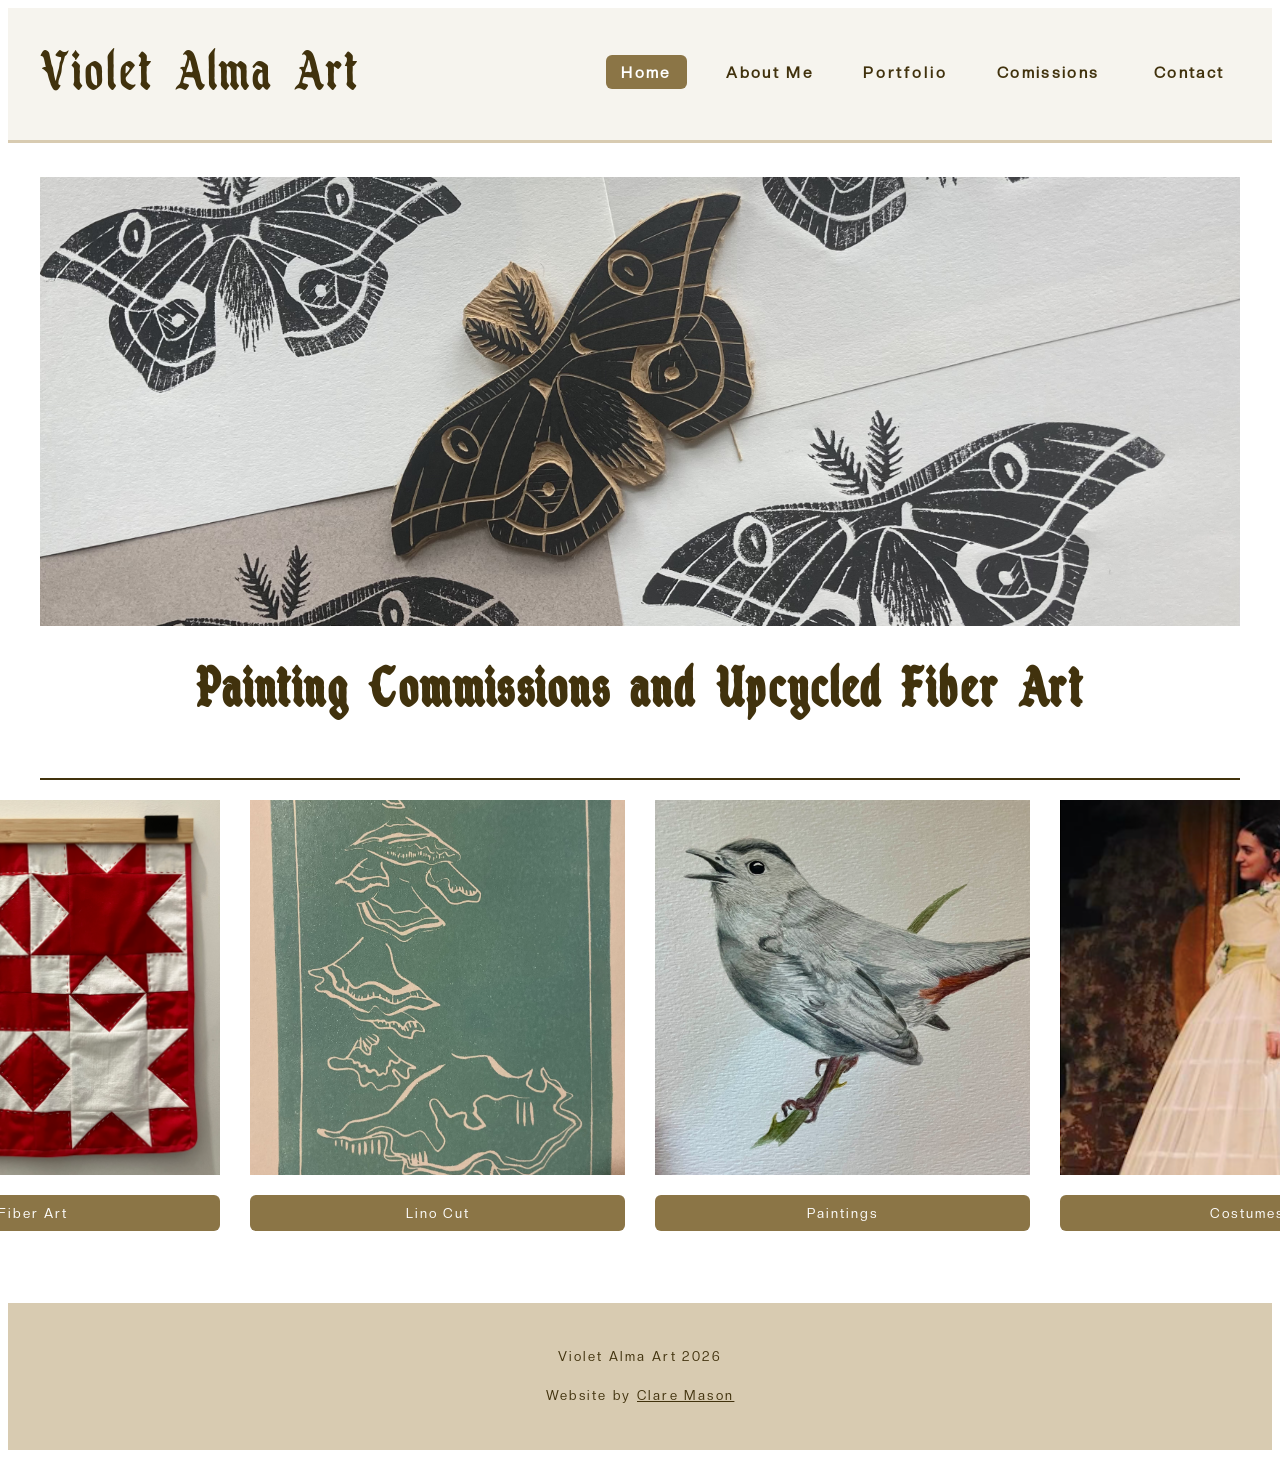
<file: index.html>
<!doctype html>
<html lang="en">
  <head>
    <title>Violet Alma Art</title>
    <meta charset="utf-8" />
    <meta
      name="viewport"
      content="width=device-width, initial-scale=1, user-scalable=no"
    />
    <meta
      name="description"
      content="Violet Alma Art's offer commmissions and creates paintings and upcycled fiber art."
    />
    <link rel="icon" type="image/x-icon" href="images/favicon.ico" />
    <link rel="stylesheet" href="assets/css/main.css" />
  </head>
  <body>
    <div id="page-wrapper">
      <!-- Header -->
      <div id="header-wrapper">
        <!-- Moblie Menu Bar-->
        <img
          src="./images/menu.png"
          id="mobile-menu-btn"
          alt="menu icon for moblie"
          style="position: absolute; left: 20px; top: 20px"
        />

        <div class="mobile-menu" style="display: none">
          <div><a href="index.html">Home</a></div>
          <div class="current"><a href="about.html">About Me</a></div>
          <div>
            <div class="mobile-submenu-button">
              <img
                class="moblie-arrow"
                width="10px"
                src="./images/arrow.png"
                style="display: inline"
              />
              <img
                class="moblie-arrow-down"
                width="10px"
                style="display: none"
                src="./images/arrow-down.png"
              />
              Portfolio
            </div>
            <div class="mobile-submenu" style="display: none">
              <div><a href="portfolio/fiber-art.html">Fiber Art</a></div>
              <div><a href="portfolio/lino-cut.html">Lino Cut</a></div>
              <div><a href="portfolio/painting.html">Paintings</a></div>
              <div>
                <a href="portfolio/costumes.html">Costumes</a>
              </div>
            </div>
          </div>
          <div><a href="commissions.html">Commissions</a></div>

          <div><a href="contact.html">Contact</a></div>
        </div>
        <!-- Desktop Menu Bar-->
        <header id="header" class="container">
          <!-- Logo -->
          <div id="logo">
            <h1><a href="index.html">Violet Alma Art</a></h1>
          </div>
          <!-- Nav -->
          <nav id="nav">
            <ul>
              <li class="current"><a href="index.html">Home</a></li>
              <li><a href="about.html">About Me</a></li>
              <li>
                <div class="dropdown">
                  <button class="dropbtn">
                    Portfolio
                    <i class="fa fa-caret-down"></i>
                  </button>
                  <div class="dropdown-content">
                    <a href="portfolio/fiber-art.html">Fiber Art</a>
                    <a href="portfolio/lino-cut.html">Lino Cut</a>
                    <a href="portfolio/painting.html">Paintings</a>
                    <a href="portfolio/costumes.html">Costumes</a>
                  </div>
                </div>
              </li>
              <li><a href="commissions.html">Comissions</a></li>

              <li><a href="contact.html">Contact</a></li>
            </ul>
          </nav>
        </header>
      </div>

      <!-- Main -->
      <div id="main-wrapper">
        <div class="container">
          <div id="content">
            <!-- Content -->

            <div class="column" style="align-items: center">
              <div class="row">
                <img
                  width="100%"
                  id="home-image"
                  style="overflow: hidden; object-fit: cover"
                  src="./images/moth-header.png"
                  alt="Illustration in purple and blue ink and black marker of Jenni saying “Welcome!” She’s sitting at a laptop, surrounded by a stack of books, pens, and a steaming coffee cup. 
"
                />
              </div>
              <!--  -->
              <h1>Painting Commissions and Upcycled Fiber Art</h1>

              <hr
                style="
                  height: 2px;
                  background-color: #41320d;
                  border: none;
                  width: 100%;
                  margin: 20px;
                "
              />

              <div class="row" style="gap: 30px">
                <div class="column">
                  <img
                    width="375px"
                    height="375px"
                    style="overflow: hidden; object-fit: cover"
                    src="./images/startquilt.jpg"
                    alt=""
                  />
                  <button
                    onclick="location.href = './portfolio/fiber-art.html'"
                    type="button"
                  >
                    Fiber Art
                  </button>
                </div>

                <div class="column">
                  <img
                    style="object-fit: cover"
                    src="./images/mushroom.png"
                    alt=""
                    width="375px"
                    height="375px"
                    style="overflow: hidden; object-fit: cover"
                  />

                  <button
                    onclick="location.href = './portfolio/fiber-art.html'"
                    type="button"
                  >
                    Lino Cut
                  </button>
                </div>

                <div class="column">
                  <img
                    width="375px"
                    height="375px"
                    style="
                      overflow: hidden;
                      object-fit: cover;
                      object-position: left;
                    "
                    src="./images/bird2.jpg"
                    alt=""
                  />
                  <button
                    onclick="location.href = './portfolio/painting.html'"
                    type="button"
                  >
                    Paintings
                  </button>
                </div>

                <div class="column">
                  <img
                    width="375px"
                    height="375px"
                    style="
                      overflow: hidden;
                      object-fit: cover;
                      object-position: top;
                    "
                    src="./images/green-white-dress2.png"
                    alt=""
                  />
                  <button
                    onclick="location.href = './portfolio/costumes.html'"
                    type="button"
                  >
                    Costumes
                  </button>
                </div>
              </div>
            </div>
          </div>
        </div>
      </div>
    </div>
    <!-- Footer -->
    <div id="footer-wrapper">
      <footer id="footer" class="container">
        <div class="column" style="align-items: center">
          <div id="copyright">Violet Alma Art&nbsp;</div>
          <div>Website by <a href="https://claremason.net">Clare Mason</a></div>
        </div>
      </footer>
    </div>
  </body>
  <script type="text/javascript" src="./assets/scripts.js"></script>
</html>
</file>
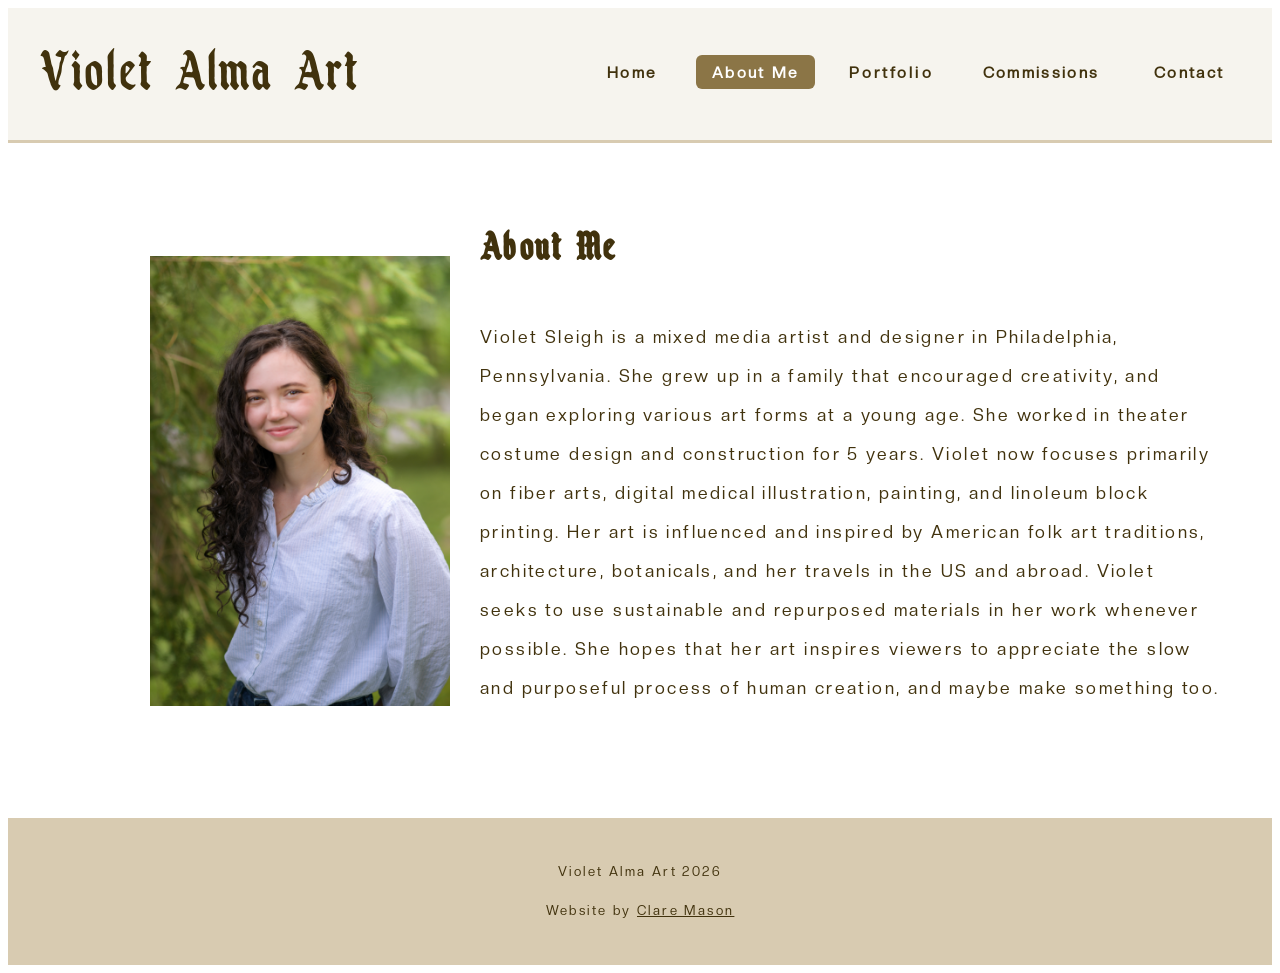
<file: about.html>
<!doctype html>
<html lang="en">
  <head>
    <title>Violet Alma Art</title>
    <meta charset="utf-8" />
    <meta
      name="viewport"
      content="width=device-width, initial-scale=1, user-scalable=no"
    />
    <meta
      name="description"
      content="Read Violet Alma Art's about page to learn about the artist"
    />
    <link rel="icon" type="image/x-icon" href="images/favicon.ico" />
    <link rel="stylesheet" href="assets/css/main.css" />
  </head>
  <body>
    <div id="page-wrapper">
      <!-- Header -->
      <div id="header-wrapper">
        <!-- Moblie Menu Bar-->
        <img
          src="./images/menu.png"
          id="mobile-menu-btn"
          alt="menu icon for moblie"
          style="position: absolute; left: 20px; top: 20px"
        />

        <div class="mobile-menu" style="display: none">
          <div><a href="index.html">Home</a></div>
          <div class="current"><a href="about.html">About Me</a></div>
          <div>
            <div class="mobile-submenu-button">
              <img
                class="moblie-arrow"
                width="10px"
                src="./images/arrow.png"
                style="display: inline"
              />
              <img
                class="moblie-arrow-down"
                width="10px"
                style="display: none"
                src="./images/arrow-down.png"
              />
              Portfolio
            </div>
            <div class="mobile-submenu" style="display: none">
              <div><a href="portfolio/fiber-art.html">Fiber Art</a></div>
              <div><a href="portfolio/lino-cut.html">Lino Cut</a></div>
              <div><a href="portfolio/painting.html">Paintings</a></div>
              <div>
                <a href="portfolio/costumes.html">Costumes</a>
              </div>
            </div>
          </div>
          <div><a href="commissions.html">Commissions</a></div>

          <div><a href="contact.html">Contact</a></div>
        </div>
        <!-- Desktop Menu Bar-->
        <header id="header" class="container">
          <!-- Logo -->
          <div id="logo">
            <h1><a href="index.html">Violet Alma Art</a></h1>
          </div>
          <!-- Nav -->
          <nav id="nav">
            <ul>
              <li><a href="index.html">Home</a></li>
              <li class="current"><a href="about.html">About Me</a></li>
              <li>
                <div class="dropdown">
                  <button class="dropbtn">
                    Portfolio
                    <i class="fa fa-caret-down"></i>
                  </button>
                  <div class="dropdown-content">
                    <a href="portfolio/fiber-art.html">Fiber Art</a>
                    <a href="portfolio/lino-cut.html">Lino Cut</a>
                    <a href="portfolio/painting.html">Paintings</a>
                    <a href="portfolio/costumes.html">Costumes</a>
                  </div>
                </div>
              </li>
              <li><a href="commissions.html">Commissions</a></li>

              <li><a href="contact.html">Contact</a></li>
            </ul>
          </nav>
        </header>
      </div>

      <!-- Main -->
      <div id="main-wrapper">
        <div class="container">
          <div id="content">
            <!-- Content -->

            <div
              class="row"
              style="
                align-items: center;
                justify-content: center;
                margin-left: 100px;
              "
            >
              <img
                style="padding: 10px; padding-top: 50px"
                width="300px"
                src="./images/profile.jpg"
                alt=" Illustration in green ink and black marker of three open books, with backs and covers facing the viewer, their front covers spelling the word BOOK."
              />
              <div class="column" style="margin: 20px">
                <h2>About Me</h2>
                <p>
                  Violet Sleigh is a mixed media artist and designer in
                  Philadelphia, Pennsylvania. She grew up in a family that
                  encouraged creativity, and began exploring various art forms
                  at a young age. She worked in theater costume design and
                  construction for 5 years. Violet now focuses primarily on
                  fiber arts, digital medical illustration, painting, and
                  linoleum block printing. Her art is influenced and inspired by
                  American folk art traditions, architecture, botanicals, and
                  her travels in the US and abroad. Violet seeks to use
                  sustainable and repurposed materials in her work whenever
                  possible. She hopes that her art inspires viewers to
                  appreciate the slow and purposeful process of human creation,
                  and maybe make something too.
                </p>
              </div>
            </div>
          </div>
        </div>
      </div>
    </div>
    <!-- Footer -->
    <div id="footer-wrapper">
      <footer id="footer" class="container">
        <div class="column" style="align-items: center">
          <div id="copyright">Violet Alma Art&nbsp;</div>
          <div>Website by <a href="https://claremason.net">Clare Mason</a></div>
        </div>
      </footer>
    </div>
  </body>
  <script type="text/javascript" src="./assets/scripts.js"></script>
</html>
</file>
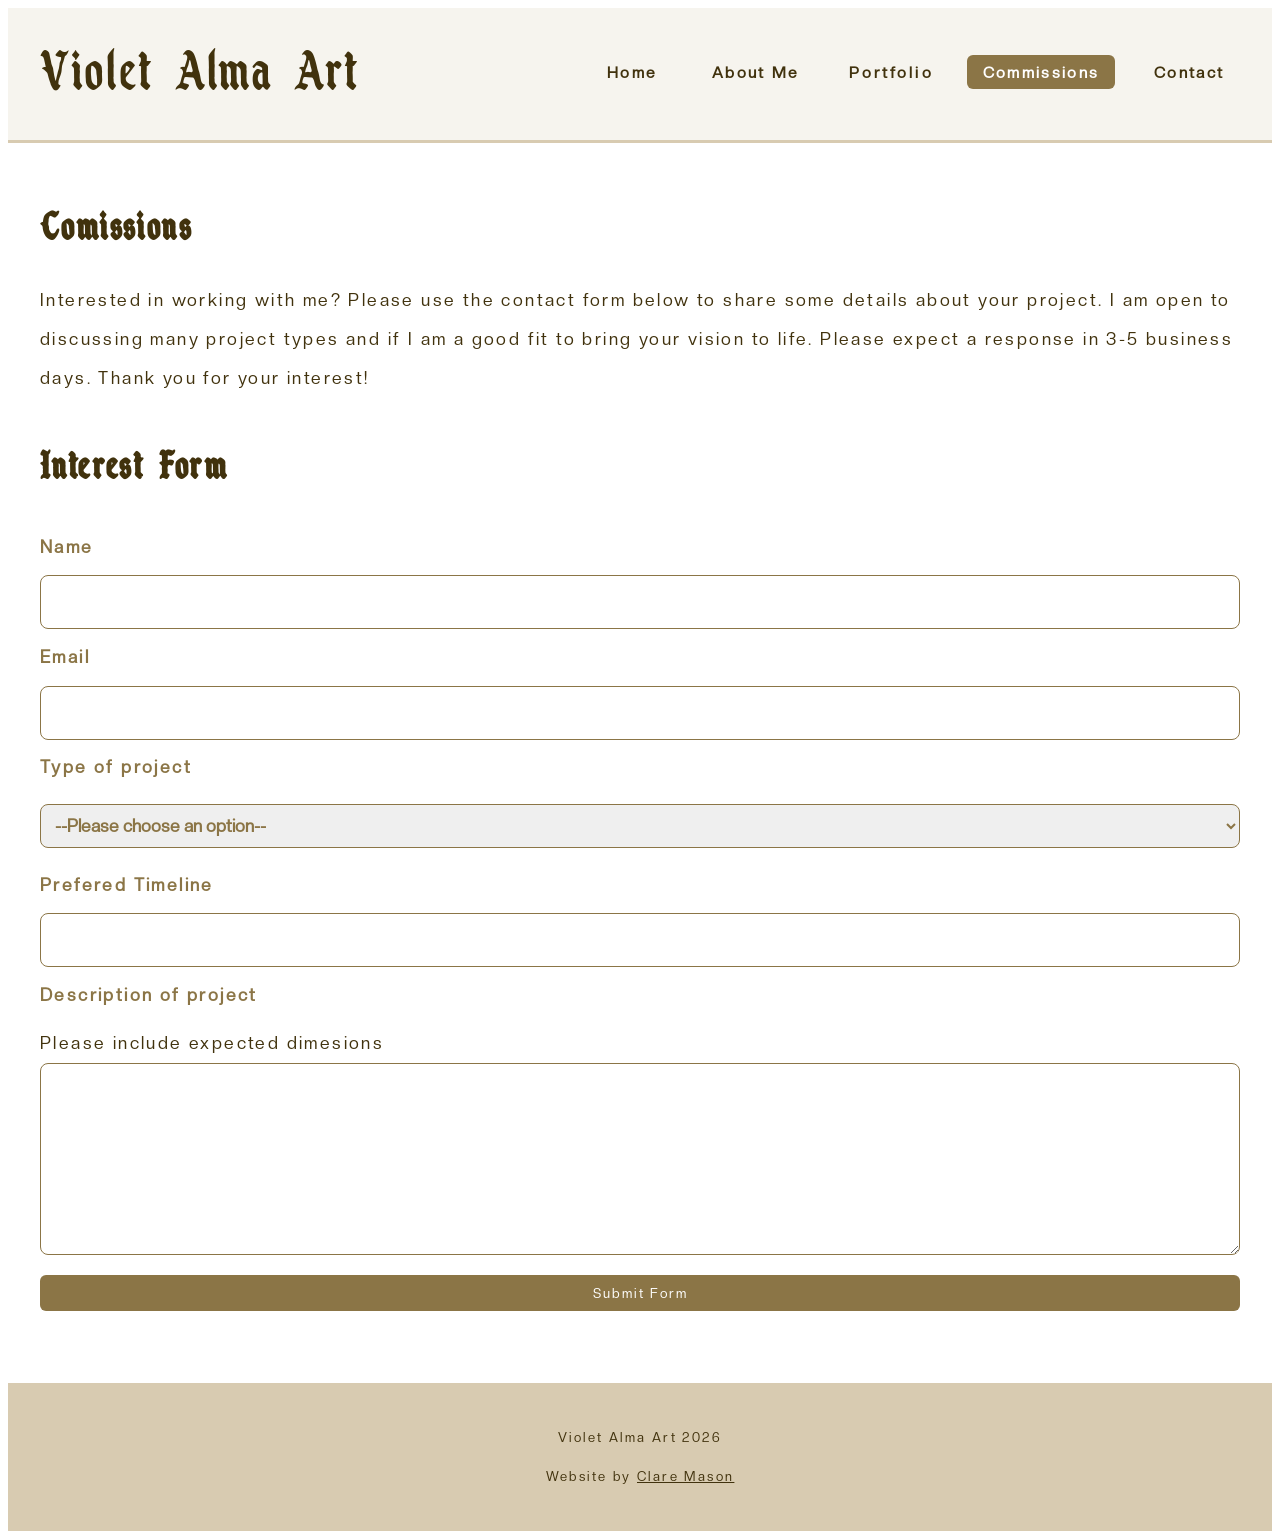
<file: commissions.html>
<!doctype html>
<html lang="en">
  <head>
    <title>Violet Alma Art</title>
    <meta charset="utf-8" />
    <meta
      name="viewport"
      content="width=device-width, initial-scale=1, user-scalable=no"
    />
    <meta
      name="description"
      content="Fill out Violet Alma Art's commissons page to commission the artist."
    />
    <link rel="icon" type="image/x-icon" href="images/favicon.ico" />
    <link rel="stylesheet" href="assets/css/main.css" />
  </head>
  <body>
    <div id="page-wrapper">
      <!-- Header -->
      <div id="header-wrapper">
        <!-- Moblie Menu Bar-->
        <img
          src="./images/menu.png"
          id="mobile-menu-btn"
          alt="menu icon for moblie"
          style="position: absolute; left: 20px; top: 20px"
        />

        <div class="mobile-menu" style="display: none">
          <div><a href="index.html">Home</a></div>
          <div><a href="about.html">About Me</a></div>
          <div>
            <div class="mobile-submenu-button">
              <img
                class="moblie-arrow"
                width="10px"
                src="./images/arrow.png"
                style="display: inline"
              />
              <img
                class="moblie-arrow-down"
                width="10px"
                style="display: none"
                src="./images/arrow-down.png"
              />
              Portfolio
            </div>
            <div class="mobile-submenu" style="display: none">
              <div><a href="portfolio/fiber-art.html">Fiber Art</a></div>
              <div><a href="portfolio/lino-cut.html">Lino Cut</a></div>
              <div><a href="portfolio/painting.html">Paintings</a></div>
              <div class="current">
                <a href="portfolio/costumes.html">Costumes</a>
              </div>
            </div>
          </div>
          <div class="current"><a href="commissions.html">Commissions</a></div>

          <div><a href="contact.html">Contact</a></div>
        </div>
        <!-- Desktop Menu Bar-->
        <header id="header" class="container">
          <!-- Logo -->
          <div id="logo">
            <h1><a href="index.html">Violet Alma Art</a></h1>
          </div>
          <!-- Nav -->
          <nav id="nav">
            <ul>
              <li><a href="index.html">Home</a></li>
              <li><a href="about.html">About Me</a></li>
              <li>
                <div class="dropdown">
                  <button class="dropbtn">
                    Portfolio
                    <i class="fa fa-caret-down"></i>
                  </button>
                  <div class="dropdown-content">
                    <a href="portfolio/fiber-art.html">Fiber Art</a>
                    <a href="portfolio/lino-cut.html">Lino Cut</a>
                    <a href="portfolio/painting.html">Paintings</a>
                    <a href="portfolio/costumes.html">Costumes</a>
                  </div>
                </div>
              </li>
              <li class="current">
                <a href="commissions.html">Commissions</a>
              </li>

              <li><a href="contact.html">Contact</a></li>
            </ul>
          </nav>
        </header>
      </div>
      <!-- Main -->
      <div id="main-wrapper">
        <div class="container">
          <div id="content">
            <!-- Content -->

            <div class="column">
              <div>
                <h2>Comissions</h2>
                <p>
                  Interested in working with me? Please use the contact form
                  below to share some details about your project. I am open to
                  discussing many project types and if I am a good fit to bring
                  your vision to life. Please expect a response in 3-5 business
                  days. Thank you for your interest!
                </p>
              </div>
              <h2>Interest Form</h2>
              <form
                action="https://api.web3forms.com/submit"
                method="POST"
                class="column"
              >
                <input
                  type="hidden"
                  name="access_key"
                  value="da55930a-58b4-462e-a4ed-5a2940bae036"
                />
                <label>Name</label>
                <input
                  type="text"
                  name="name"
                  required
                  width="inhert"
                  maxlength="20"
                />
                <label>Email</label>
                <input
                  type="email"
                  name="email"
                  required
                  maxlength="20"
                  pattern="/^[a-zA-Z0-9.!#$%&’*+/=?^_`{|}~-]+@[a-zA-Z0-9-]+(?:\.[a-zA-Z0-9-]+)*$/"
                />

                <label>Type of project</label>
                <select name="project-type" id="project-typet">
                  <option value="">--Please choose an option--</option>
                  <option value="watercolor-animals">
                    Watercolor - Animals
                  </option>
                  <option value="watercolor-building">
                    Watercolor - Building
                  </option>
                  <option value="indoor-mural">Indoor Mural</option>
                  <option value="other">Other (please describe below)</option>
                </select>

                <label>Prefered Timeline</label>
                <input name="timeline" required maxlength="200" />

                <label>Description of project</label>
                <p style="margin: 0px">Please include expected dimesions</p>
                <textarea name="message" required maxlength="200"></textarea>
                <button type="submit">Submit Form</button>
              </form>
            </div>
          </div>
        </div>
      </div>
    </div>

    <!-- Footer -->
    <div id="footer-wrapper">
      <footer id="footer" class="container">
        <div class="column" style="align-items: center">
          <div id="copyright">Violet Alma Art&nbsp;</div>
          <div>Website by <a href="https://claremason.net">Clare Mason</a></div>
        </div>
      </footer>
    </div>
  </body>
  <script type="text/javascript" src="./assets/scripts.js"></script>
</html>
</file>
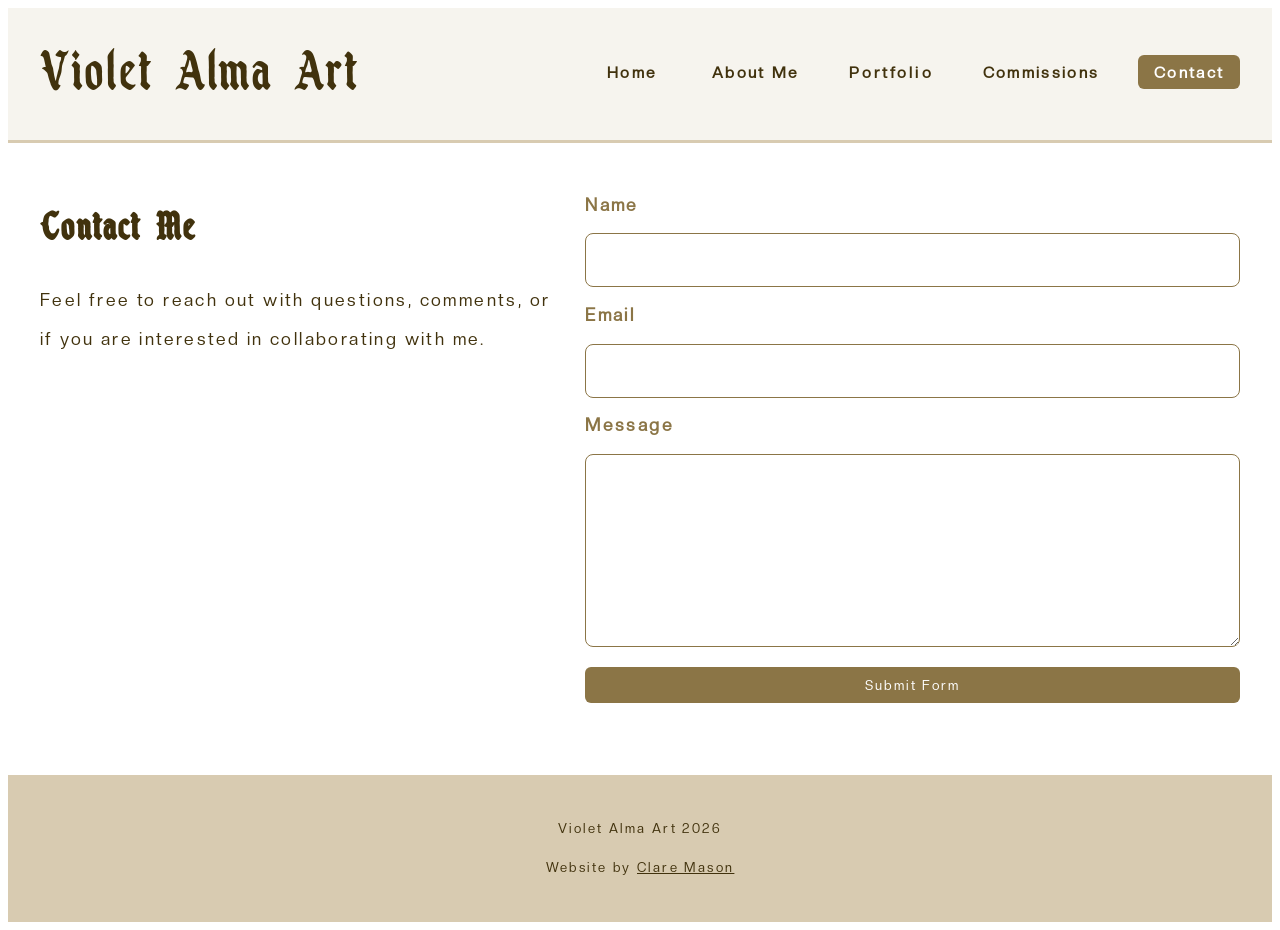
<file: contact.html>
<!doctype html>
<html lang="en">
  <head>
    <title>Violet Alma Art</title>
    <meta charset="utf-8" />
    <meta
      name="viewport"
      content="width=device-width, initial-scale=1, user-scalable=no"
    />
    <meta
      name="description"
      content="Fill out Violet Alma Art's contact page to contact the artist."
    />
    <link rel="icon" type="image/x-icon" href="images/favicon.ico" />
    <link rel="stylesheet" href="assets/css/main.css" />
  </head>
  <body>
    <div id="page-wrapper">
      <!-- Header -->
      <div id="header-wrapper">
        <!-- Moblie Menu Bar-->
        <img
          src="./images/menu.png"
          id="mobile-menu-btn"
          alt="menu icon for moblie"
          style="position: absolute; left: 20px; top: 20px"
        />

        <div class="mobile-menu" style="display: none">
          <div><a href="index.html">Home</a></div>
          <div><a href="about.html">About Me</a></div>
          <div>
            <div class="mobile-submenu-button">
              <img
                class="moblie-arrow"
                width="10px"
                src="./images/arrow.png"
                style="display: inline"
              />
              <img
                class="moblie-arrow-down"
                width="10px"
                style="display: none"
                src="./images/arrow-down.png"
              />
              Portfolio
            </div>
            <div class="mobile-submenu" style="display: none">
              <div><a href="portfolio/fiber-art.html">Fiber Art</a></div>
              <div><a href="portfolio/lino-cut.html">Lino Cut</a></div>
              <div><a href="portfolio/painting.html">Paintings</a></div>
              <div class="current">
                <a href="portfolio/costumes.html">Costumes</a>
              </div>
            </div>
          </div>
          <div><a href="contact.html">Contact</a></div>
          <div><a href="commissions.html">Contact</a></div>
        </div>
        <!-- Desktop Menu Bar-->
        <header id="header" class="container">
          <!-- Logo -->
          <div id="logo">
            <h1><a href="index.html">Violet Alma Art</a></h1>
          </div>
          <!-- Nav -->
          <nav id="nav">
            <ul>
              <li><a href="index.html">Home</a></li>
              <li><a href="about.html">About Me</a></li>
              <li>
                <div class="dropdown">
                  <button class="dropbtn">
                    Portfolio
                    <i class="fa fa-caret-down"></i>
                  </button>
                  <div class="dropdown-content">
                    <a href="portfolio/fiber-art.html">Fiber Art</a>
                    <a href="portfolio/lino-cut.html">Lino Cut</a>
                    <a href="portfolio/painting.html">Paintings</a>
                    <a href="portfolio/costumes.html">Costumes</a>
                  </div>
                </div>
              </li>
              <li><a href="commissions.html">Commissions</a></li>

              <li class="current"><a href="contact.html">Contact</a></li>
            </ul>
          </nav>
        </header>
      </div>
      <!-- Main -->
      <div id="main-wrapper">
        <div class="container">
          <div id="content">
            <!-- Content -->

            <div class="row contact-row">
              <div>
                <h2>Contact Me</h2>
                <p>
                  Feel free to reach out with questions, comments, or if you are
                  interested in collaborating with me.
                </p>
              </div>

              <div style="width: 100%; flex-grow: 1">
                <div>
                  <form
                    action="https://api.web3forms.com/submit"
                    method="POST"
                    class="column"
                  >
                    <input
                      type="hidden"
                      name="access_key"
                      value="18774ef9-35a6-474a-8c02-87620a3a53e5"
                    />
                    <label>Name</label>
                    <input
                      type="text"
                      name="name"
                      required
                      width="inhert"
                      maxlength="20"
                    />
                    <label>Email</label>
                    <input
                      type="email"
                      name="email"
                      required
                      maxlength="20"
                      pattern="/^[a-zA-Z0-9.!#$%&’*+/=?^_`{|}~-]+@[a-zA-Z0-9-]+(?:\.[a-zA-Z0-9-]+)*$/"
                    />
                    <label>Message</label>
                    <textarea
                      name="message"
                      required
                      maxlength="200"
                    ></textarea>
                    <button type="submit">Submit Form</button>
                  </form>
                </div>
              </div>
            </div>
          </div>
        </div>
      </div>
    </div>
    <!-- Footer -->
    <div id="footer-wrapper">
      <footer id="footer" class="container">
        <div class="column" style="align-items: center">
          <div id="copyright">Violet Alma Art&nbsp;</div>
          <div>Website by <a href="https://claremason.net">Clare Mason</a></div>
        </div>
      </footer>
    </div>
  </body>
  <script type="text/javascript" src="./assets/scripts.js"></script>
</html>
</file>
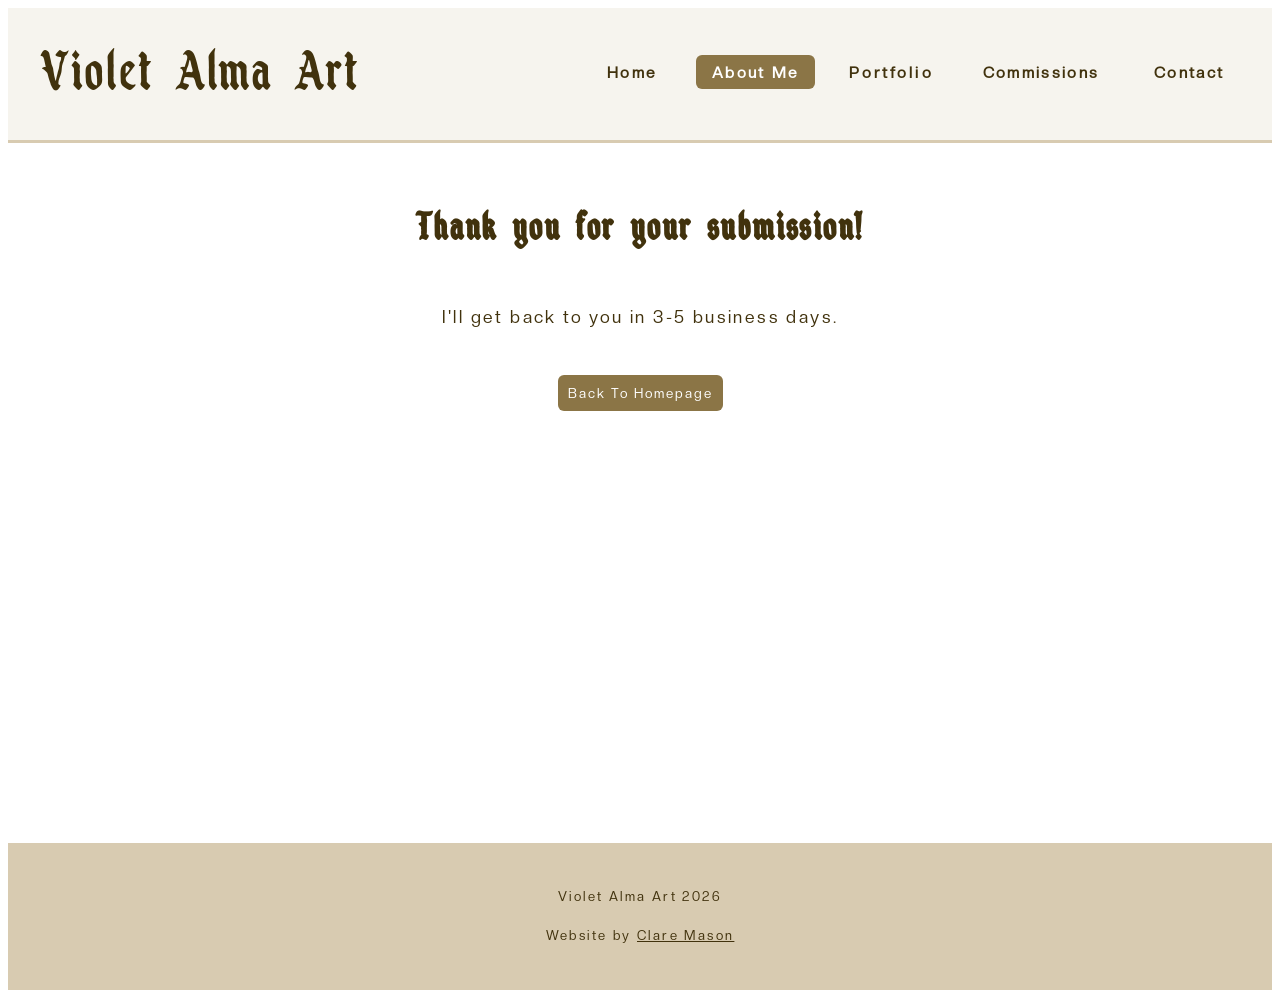
<file: thankyou.html>
<!doctype html>
<html lang="en">
  <head>
    <title>Violet Alma Art</title>
    <meta charset="utf-8" />
    <meta
      name="viewport"
      content="width=device-width, initial-scale=1, user-scalable=no"
    />
    <meta
      name="description"
      content="Thank you page for filling out a form on Violet Alma Art's website."
    />
    <link rel="icon" type="image/x-icon" href="images/favicon.ico" />
    <link rel="stylesheet" href="assets/css/main.css" />
  </head>
  <body>
    <div id="page-wrapper">
      <!-- Header -->
      <div id="header-wrapper">
        <!-- Moblie Menu Bar-->
        <img
          src="./images/menu.png"
          id="mobile-menu-btn"
          alt="menu icon for moblie"
          style="position: absolute; left: 20px; top: 20px"
        />

        <div class="mobile-menu" style="display: none">
          <div><a href="index.html">Home</a></div>
          <div class="current"><a href="about.html">About Me</a></div>
          <div>
            <div class="mobile-submenu-button">
              <img
                class="moblie-arrow"
                width="10px"
                src="./images/arrow.png"
                style="display: inline"
              />
              <img
                class="moblie-arrow-down"
                width="10px"
                style="display: none"
                src="./images/arrow-down.png"
              />
              Portfolio
            </div>
            <div class="mobile-submenu" style="display: none">
              <div><a href="portfolio/fiber-art.html">Fiber Art</a></div>
              <div><a href="portfolio/lino-cut.html">Lino Cut</a></div>
              <div><a href="portfolio/painting.html">Paintings</a></div>
              <div>
                <a href="portfolio/costumes.html">Costumes</a>
              </div>
            </div>
          </div>
          <div><a href="commissions.html">Commissions</a></div>

          <div><a href="contact.html">Contact</a></div>
        </div>
        <!-- Desktop Menu Bar-->
        <header id="header" class="container">
          <!-- Logo -->
          <div id="logo">
            <h1><a href="index.html">Violet Alma Art</a></h1>
          </div>
          <!-- Nav -->
          <nav id="nav">
            <ul>
              <li><a href="index.html">Home</a></li>
              <li class="current"><a href="about.html">About Me</a></li>
              <li>
                <div class="dropdown">
                  <button class="dropbtn">
                    Portfolio
                    <i class="fa fa-caret-down"></i>
                  </button>
                  <div class="dropdown-content">
                    <a href="portfolio/fiber-art.html">Fiber Art</a>
                    <a href="portfolio/lino-cut.html">Lino Cut</a>
                    <a href="portfolio/painting.html">Paintings</a>
                    <a href="portfolio/costumes.html">Costumes</a>
                  </div>
                </div>
              </li>
              <li><a href="commissions.html">Commissions</a></li>

              <li><a href="contact.html">Contact</a></li>
            </ul>
          </nav>
        </header>
      </div>

      <!-- Main -->
      <div id="main-wrapper">
        <div class="container">
          <div id="content">
            <!-- Content -->

            <div
              class="column"
              style="
                align-items: center;
                justify-content: center;
                margin-bottom: 30%;
              "
            >
              <h2>Thank you for your submission!</h2>
              <p>I'll get back to you in 3-5 business days.</p>
              <button onclick="location.href = './index.html'" type="button">
                Back To Homepage
              </button>
            </div>
          </div>
        </div>
      </div>
    </div>
    <!-- Footer -->
    <div id="footer-wrapper">
      <footer id="footer" class="container">
        <div class="column" style="align-items: center">
          <div id="copyright">Violet Alma Art&nbsp;</div>
          <div>Website by <a href="https://claremason.net">Clare Mason</a></div>
        </div>
      </footer>
    </div>
  </body>
  <script type="text/javascript" src="./assets/scripts.js"></script>
</html>
</file>
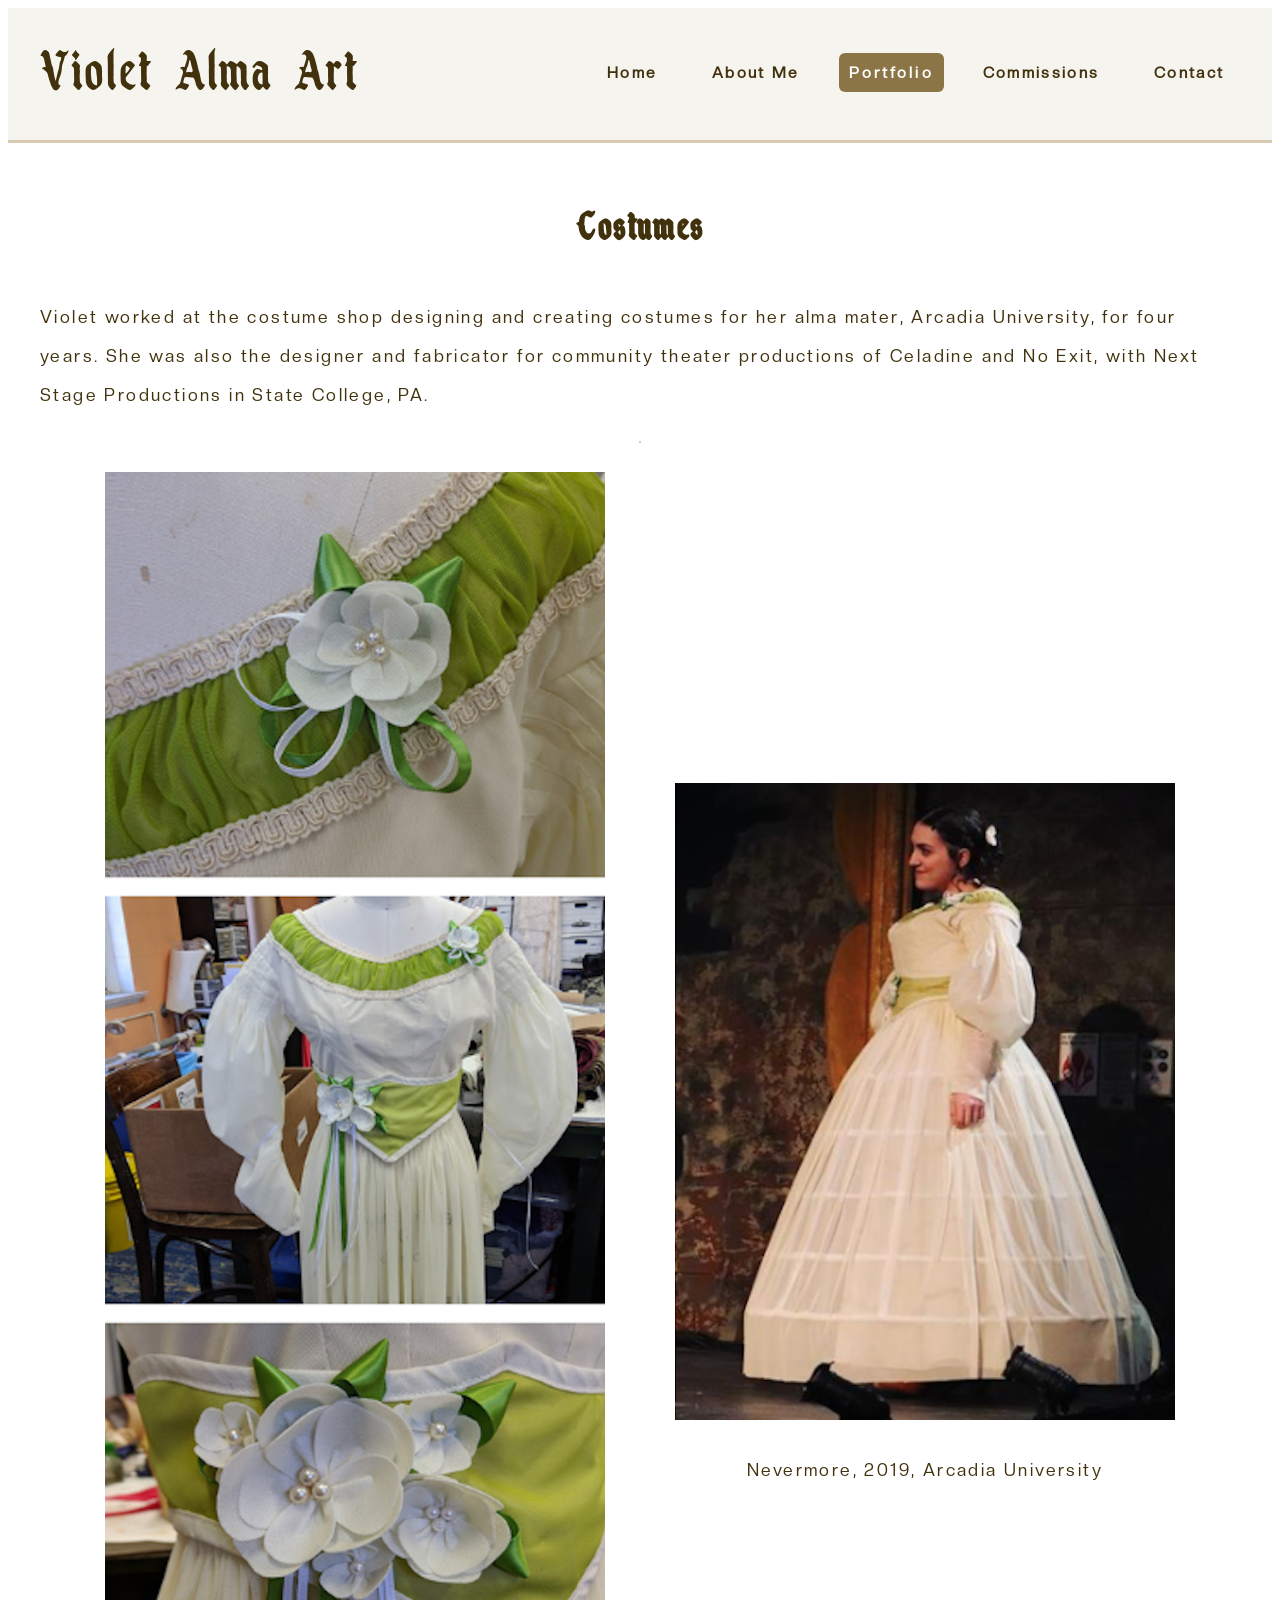
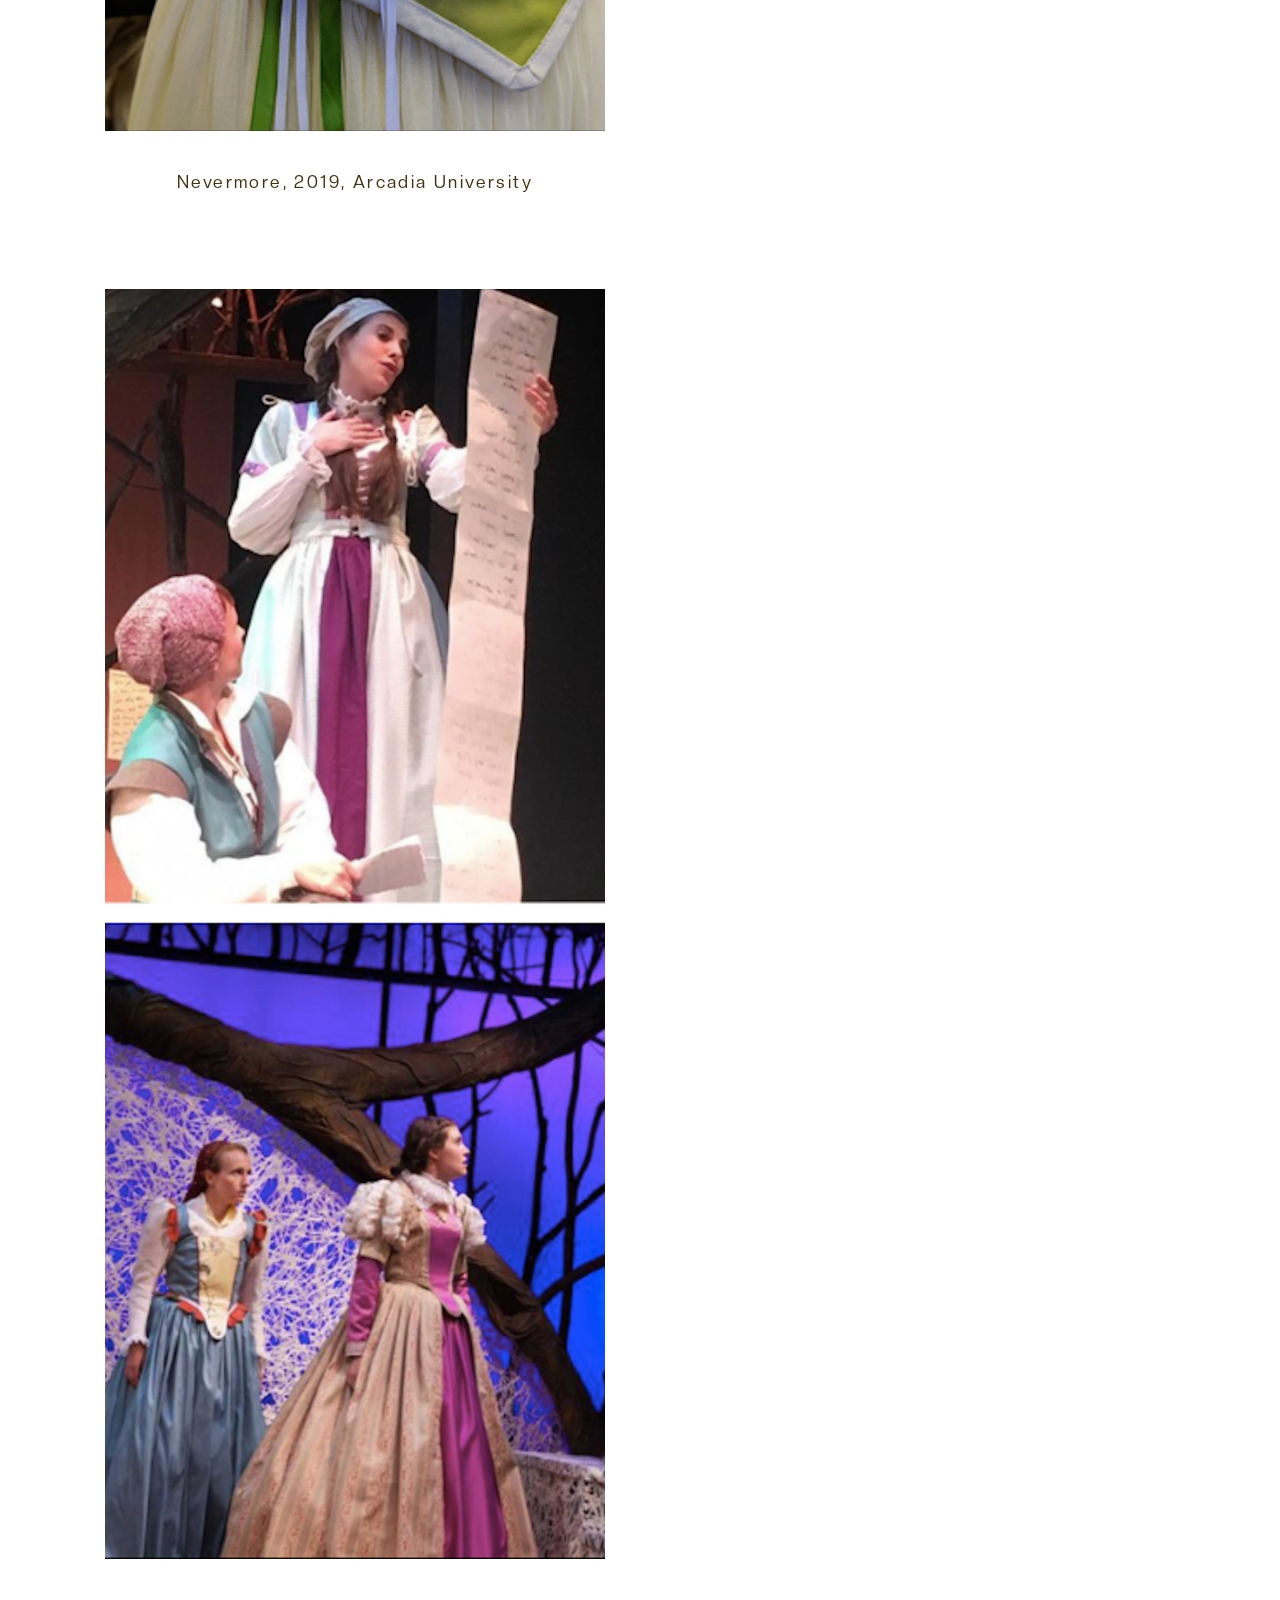
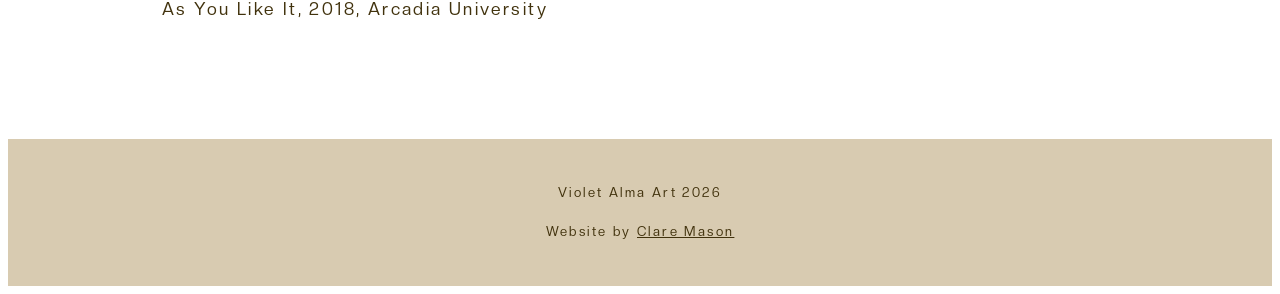
<file: portfolio/costumes.html>
<!doctype html>
<html lang="en">
  <head>
    <title>Violet Alma Art</title>
    <meta charset="utf-8" />
    <meta
      name="viewport"
      content="width=device-width, initial-scale=1, user-scalable=no"
    />
    <meta
      name="description"
      content="View Violet Alma Art's costume portfolio"
    />
    <link rel="icon" type="image/x-icon" href="../images/favicon.ico" />
    <link rel="stylesheet" href="../assets/css/main.css" />
  </head>
  <body>
    <div id="page-wrapper">
      <!-- Header -->
      <div id="header-wrapper">
        <!-- Moblie Menu Bar-->
        <img
          src="../images/menu.png"
          id="mobile-menu-btn"
          alt="menu icon for moblie"
          style="position: absolute; left: 20px; top: 20px"
        />

        <div class="mobile-menu" style="display: none">
          <div><a href="../index.html">Home</a></div>
          <div class="current"><a href="../about.html">About Me</a></div>
          <div>
            <div class="mobile-submenu-button">
              <img
                class="moblie-arrow"
                width="10px"
                src="../images/arrow.png"
                style="display: inline"
              />
              <img
                class="moblie-arrow-down"
                width="10px"
                style="display: none"
                src="../images/arrow-down.png"
              />
              Portfolio
            </div>
            <div class="mobile-submenu" style="display: none">
              <div><a href="fiber-art.html">Fiber Art</a></div>
              <div><a href="lino-cut.html">Lino Cut</a></div>
              <div><a href="painting.html">Paintings</a></div>
              <div>
                <a href="costumes.html">Costumes</a>
              </div>
            </div>
          </div>
          <div><a href="../commissions.html">Commissions</a></div>

          <div><a href="../contact.html">Contact</a></div>
        </div>
        <!-- Desktop Menu Bar-->
        <header id="header" class="container">
          <!-- Logo -->
          <div id="logo">
            <h1><a href="../index.html">Violet Alma Art</a></h1>
          </div>
          <!-- Nav -->
          <nav id="nav">
            <ul>
              <li><a href="../index.html">Home</a></li>
              <li><a href="../about.html">About Me</a></li>
              <li class="current">
                <div class="dropdown">
                  <button class="dropbtn">Portfolio</button>
                  <div class="dropdown-content">
                    <a href="fiber-art.html">Fiber Art</a>
                    <a href="lino-cut.html">Lino Cut</a>
                    <a href="painting.html">Paintings</a>
                    <a href="costumes.html">Costumes</a>
                  </div>
                </div>
              </li>
              <li><a href="../commissions.html">Commissions</a></li>
              <li><a href="../contact.html">Contact</a></li>
            </ul>
          </nav>
        </header>
      </div>

      <!-- Main -->
      <div id="main-wrapper">
        <div class="container">
          <div id="content" class="column" style="align-items: center">
            <h2>Costumes</h2>
            <p>
              Violet worked at the costume shop designing and creating costumes
              for her alma mater, Arcadia University, for four years. She was
              also the designer and fabricator for community theater productions
              of Celadine and No Exit, with Next Stage Productions in State
              College, PA.
            </p>
            <hr class="divider" />

            <div class="grid-container">
              <!-- Add new grid items below this line -->

              <div class="grid-image-wrapper">
                <img
                  class="grid-image-vertical"
                  src="../images/green-white-dress1.png"
                  alt=""
                />

                <p>Nevermore, 2019, Arcadia University</p>
              </div>
              <div class="grid-image-wrapper">
                <img
                  class="grid-image-vertical"
                  src="../images/green-white-dress2.png"
                  alt=""
                />
                <p>Nevermore, 2019, Arcadia University</p>
              </div>
              <div class="grid-image-wrapper">
                <img
                  class="grid-image-vertical"
                  src="../images/purple-dress.png"
                  alt=""
                />
                <p>As You Like It, 2018, Arcadia University</p>
              </div>
            </div>
          </div>
        </div>
      </div>
    </div>

    <!-- Footer -->
    <div id="footer-wrapper">
      <footer id="footer" class="container">
        <div class="column" style="align-items: center">
          <div id="copyright">Violet Alma Art&nbsp;</div>
          <div>Website by <a href="https://claremason.net">Clare Mason</a></div>
        </div>
      </footer>
    </div>
  </body>
  <script type="text/javascript" src="../assets/scripts.js"></script>
</html>
</file>
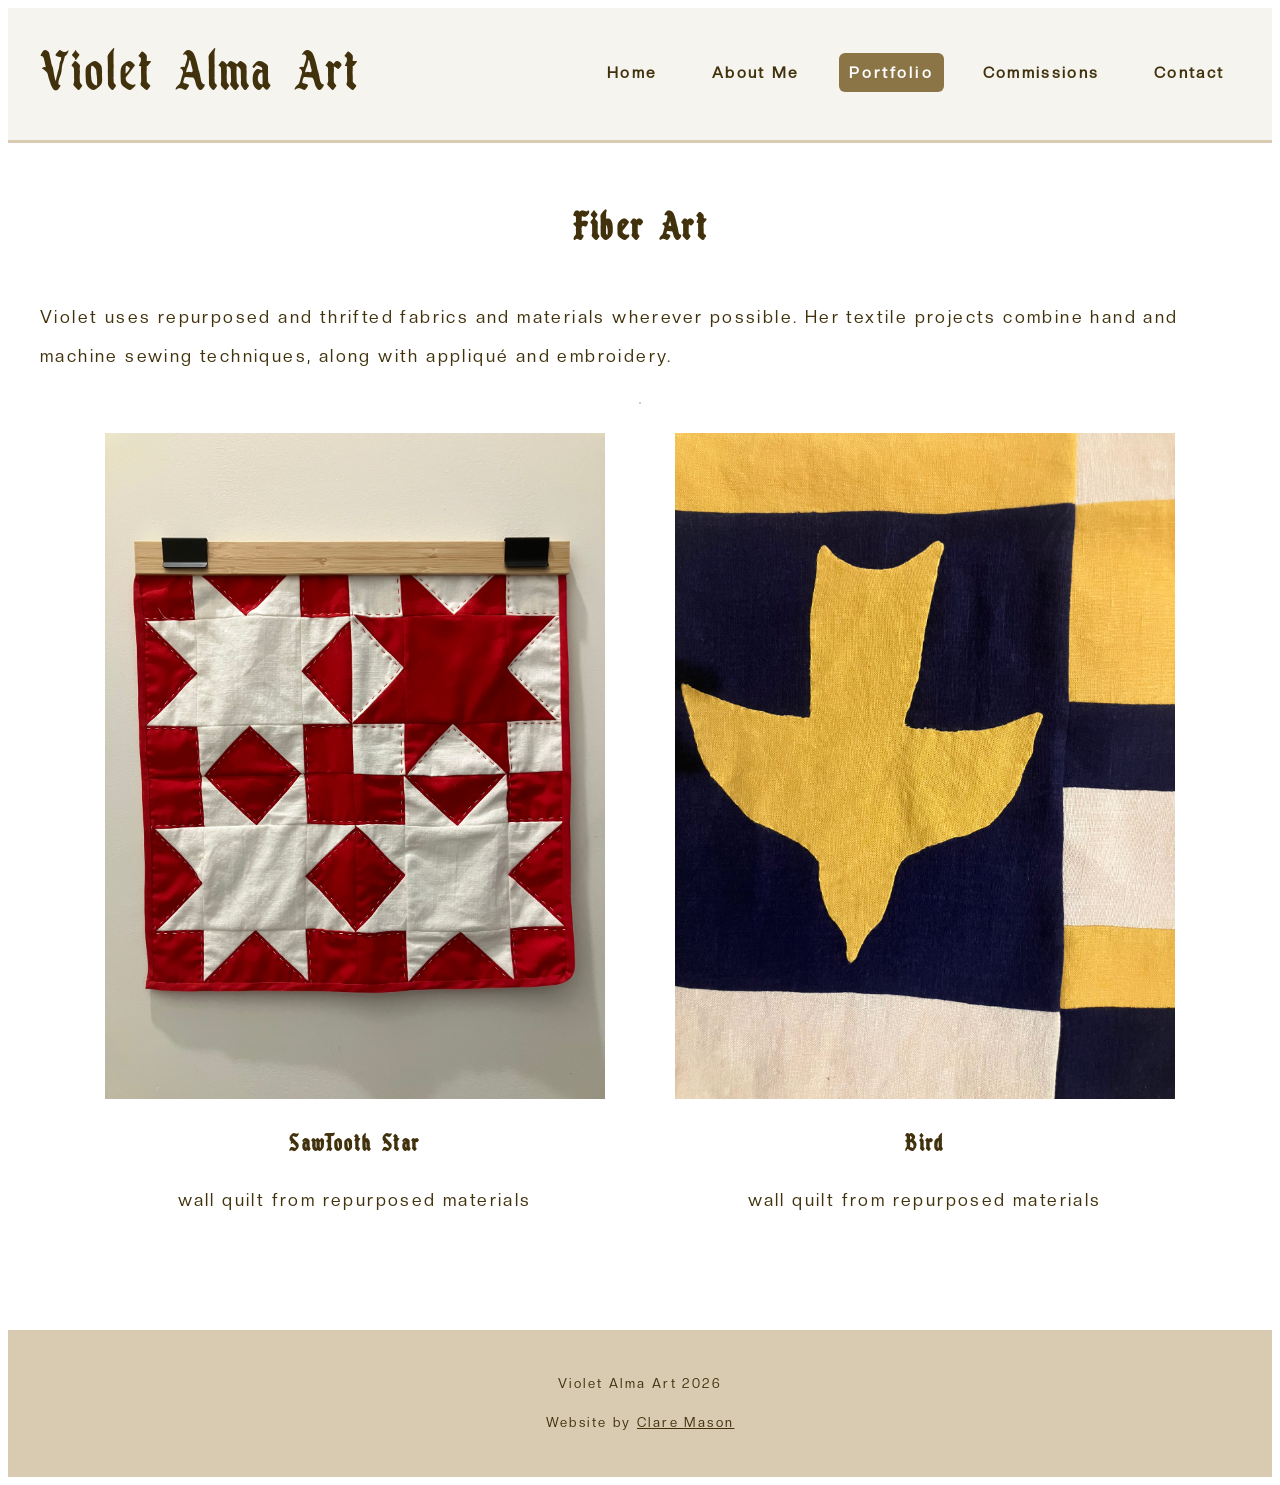
<file: portfolio/fiber-art.html>
<!doctype html>
<html lang="en">
  <head>
    <title>Violet Alma Art</title>
    <meta charset="utf-8" />
    <meta
      name="viewport"
      content="width=device-width, initial-scale=1, user-scalable=no"
    />
    <meta
      name="description"
      content="View Violet Alma Art's upcycled fiber art portfolio"
    />
    <link rel="icon" type="image/x-icon" href="../images/favicon.ico" />
    <link rel="stylesheet" href="../assets/css/main.css" />
  </head>
  <body>
    <div id="page-wrapper">
      <!-- Header -->
      <div id="header-wrapper">
        <!-- Moblie Menu Bar-->
        <img
          src="../images/menu.png"
          id="mobile-menu-btn"
          alt="menu icon for moblie"
          style="position: absolute; left: 20px; top: 20px"
        />

        <div class="mobile-menu" style="display: none">
          <div><a href="../index.html">Home</a></div>
          <div><a href="../about.html">About Me</a></div>
          <div>
            <div class="mobile-submenu-button">
              <img
                class="moblie-arrow"
                width="10px"
                src="../images/arrow.png"
                style="display: inline"
              />
              <img
                class="moblie-arrow-down"
                width="10px"
                style="display: none"
                src="../images/arrow-down.png"
              />
              Portfolio
            </div>
            <div class="mobile-submenu" style="display: none">
              <div class="current">
                <a href="fiber-art.html">Fiber Art</a>
              </div>
              <div><a href="lino-cut.html">Lino Cut</a></div>
              <div><a href="portfolio/painting.html">Paintings</a></div>
              <div>
                <a href="costumes.html">Costumes</a>
              </div>
            </div>
          </div>
          <div><a href="../commissions.html">Commissions</a></div>

          <div><a href="../contact.html">Contact</a></div>
        </div>
        <!-- Desktop Menu Bar-->
        <header id="header" class="container">
          <!-- Logo -->
          <div id="logo">
            <h1><a href="../index.html">Violet Alma Art</a></h1>
          </div>
          <!-- Nav -->
          <nav id="nav">
            <ul>
              <li><a href="../index.html">Home</a></li>
              <li><a href="../about.html">About Me</a></li>
              <li class="current">
                <div class="dropdown">
                  <button class="dropbtn">Portfolio</button>
                  <div class="dropdown-content">
                    <a href="fiber-art.html">Fiber Art</a>
                    <a href="lino-cut.html">Lino Cut</a>
                    <a href="painting.html">Paintings</a>
                    <a href="costumes.html">Costumes</a>
                  </div>
                </div>
              </li>
              <li><a href="../commissions.html">Commissions</a></li>
              <li><a href="../contact.html">Contact</a></li>
            </ul>
          </nav>
        </header>
      </div>

      <!-- Main -->
      <div id="main-wrapper">
        <div class="container">
          <div id="content" class="column" style="align-items: center">
            <h2>Fiber Art</h2>
            <p>
              Violet uses repurposed and thrifted fabrics and materials wherever
              possible. Her textile projects combine hand and machine sewing
              techniques, along with appliqué and embroidery.
            </p>
            <hr class="divider" />

            <div class="grid-container">
              <!-- Add new grid items below this line -->

              <div class="grid-image-wrapper">
                <img
                  class="grid-image-vertical"
                  src="../images/startquilt.jpg"
                />
                <h3>SawTooth Star</h3>
                <p>wall quilt from repurposed materials</p>
              </div>
              <div class="grid-image-wrapper">
                <img
                  class="grid-image-vertical"
                  src="../images/birdquilt.jpg"
                />
                <h3>Bird</h3>
                <p>wall quilt from repurposed materials</p>
              </div>
            </div>
          </div>
        </div>
      </div>
    </div>
    <!-- Footer -->
    <div id="footer-wrapper">
      <footer id="footer" class="container">
        <div class="column" style="align-items: center">
          <div id="copyright">Violet Alma Art&nbsp;</div>
          <div>Website by <a href="https://claremason.net">Clare Mason</a></div>
        </div>
      </footer>
    </div>
  </body>
  <script type="text/javascript" src="../assets/scripts.js"></script>
</html>
</file>
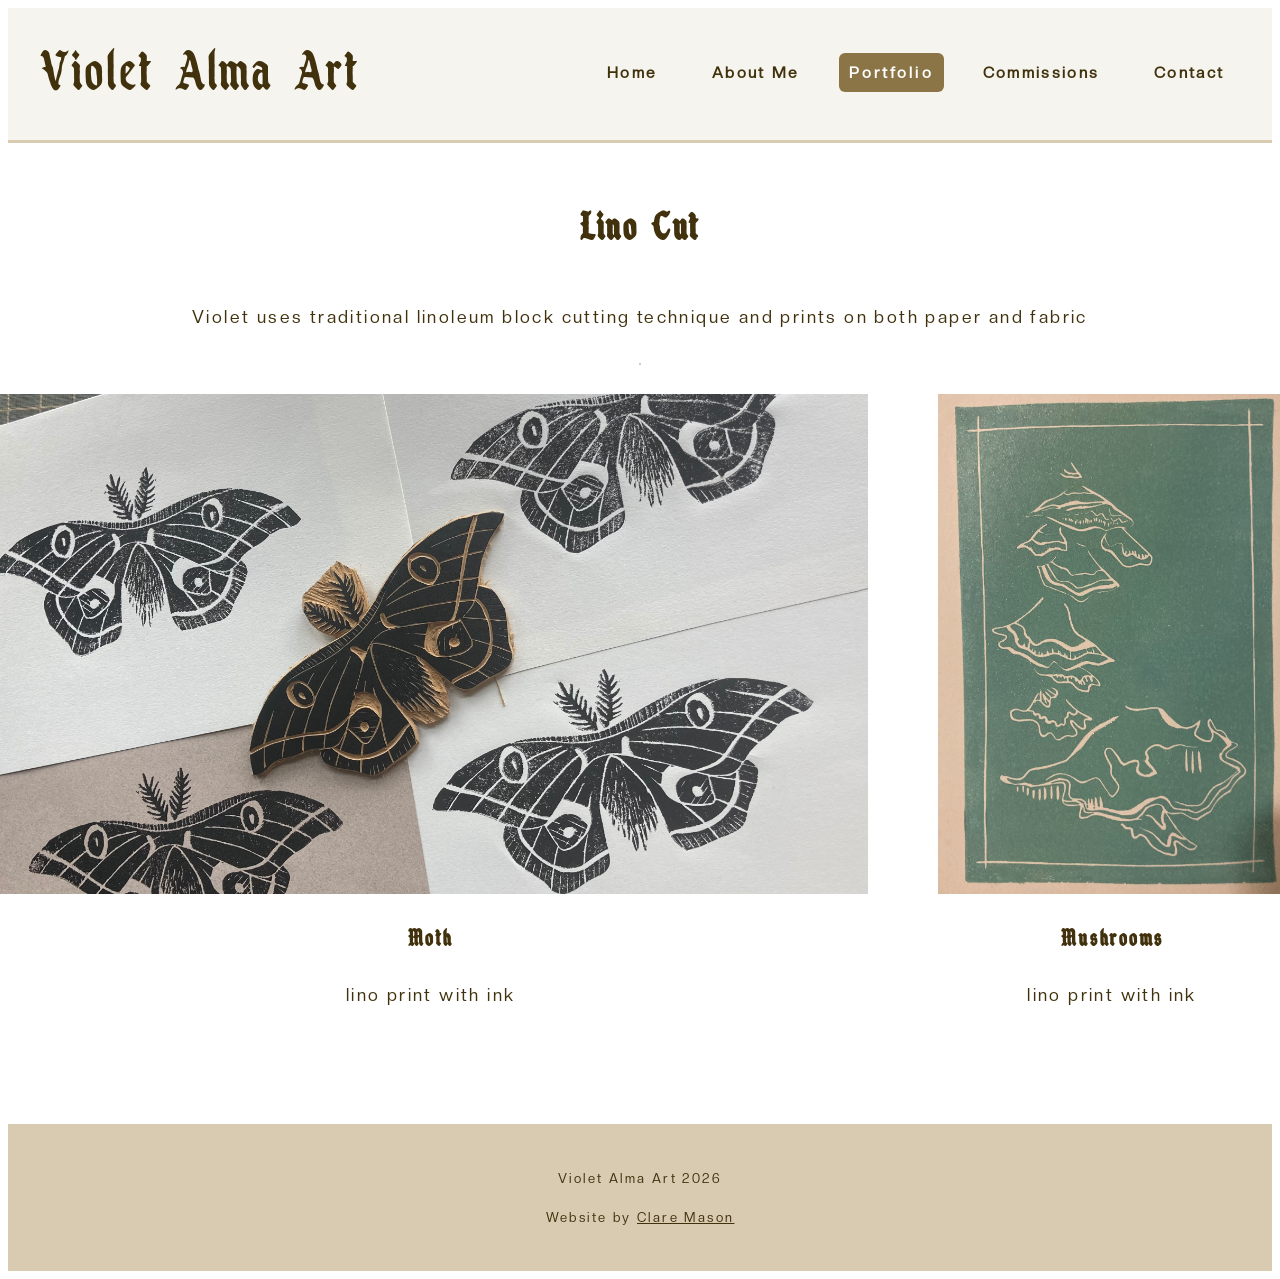
<file: portfolio/lino-cut.html>
<!doctype html>
<html lang="en">
  <head>
    <title>Violet Alma Art</title>
    <meta charset="utf-8" />
    <meta
      name="viewport"
      content="width=device-width, initial-scale=1, user-scalable=no"
    />
    <meta
      name="description"
      content="View Violet Alma Art's lino cut art portfolio"
    />
    <link rel="icon" type="image/x-icon" href="../images/favicon.ico" />
    <link rel="stylesheet" href="../assets/css/main.css" />
  </head>
  <body>
    <div id="page-wrapper">
      <!-- Header -->
      <div id="header-wrapper">
        <!-- Moblie Menu Bar-->
        <img
          src="../images/menu.png"
          id="mobile-menu-btn"
          alt="menu icon for moblie"
          style="position: absolute; left: 20px; top: 20px"
        />

        <div class="mobile-menu" style="display: none">
          <div><a href="index.html">Home</a></div>
          <div><a href="../about.html">About Me</a></div>
          <div>
            <div class="mobile-submenu-button">
              <img
                class="moblie-arrow"
                width="10px"
                src="../images/arrow.png"
                style="display: inline"
              />
              <img
                class="moblie-arrow-down"
                width="10px"
                style="display: none"
                src="../images/arrow-down.png"
              />
              Portfolio
            </div>
            <div class="mobile-submenu" style="display: none">
              <div><a href="fiber-art.html">Fiber Art</a></div>
              <div><a href="lino-cut.html">Lino Cut</a></div>
              <div><a href="painting.html">Paintings</a></div>
              <div>
                <a href="costumes.html">Costumes</a>
              </div>
            </div>
          </div>
          <div><a href="../commissions.html">Commissions</a></div>

          <div><a href="../contact.html">Contact</a></div>
        </div>
        <!-- Desktop Menu Bar-->
        <header id="header" class="container">
          <!-- Logo -->
          <div id="logo">
            <h1><a href="../index.html">Violet Alma Art</a></h1>
          </div>
          <!-- Nav -->
          <nav id="nav">
            <ul>
              <li><a href="../index.html">Home</a></li>
              <li><a href="../about.html">About Me</a></li>
              <li class="current">
                <div class="dropdown">
                  <button class="dropbtn">Portfolio</button>
                  <div class="dropdown-content">
                    <a href="fiber-art.html">Fiber Art</a>
                    <a href="lino-cut.html">Lino Cut</a>
                    <a href="painting.html">Paintings</a>
                    <a href="costumes.html">Costumes</a>
                  </div>
                </div>
              </li>
              <li><a href="../commissions.html">Commissions</a></li>
              <li><a href="../contact.html">Contact</a></li>
            </ul>
          </nav>
        </header>
      </div>

      <!-- Main -->
      <div id="main-wrapper">
        <div class="container">
          <div id="content" class="column" style="align-items: center">
            <h2>Lino Cut</h2>
            <p>
              Violet uses traditional linoleum block cutting technique and
              prints on both paper and fabric
            </p>
            <hr class="divider" />

            <div class="grid-container">
              <!-- Add new grid items below this line -->
              <div class="grid-image-wrapper">
                <img
                  class="grid-image-horizontal"
                  src="../images/moth.png"
                  alt=""
                />
                <h3>Moth</h3>
                <p>lino print with ink</p>
              </div>
              <div class="grid-image-wrapper">
                <img
                  class="grid-image-horizontal"
                  src="../images/mushroom.png"
                  alt=""
                />
                <h3>Mushrooms</h3>

                <p>lino print with ink</p>
              </div>
            </div>
          </div>
        </div>
      </div>
    </div>
    <!-- Footer -->
    <div id="footer-wrapper">
      <footer id="footer" class="container">
        <div class="column" style="align-items: center">
          <div id="copyright">Violet Alma Art&nbsp;</div>
          <div>Website by <a href="https://claremason.net">Clare Mason</a></div>
        </div>
      </footer>
    </div>
  </body>
  <script type="text/javascript" src="../assets/scripts.js"></script>
</html>
</file>
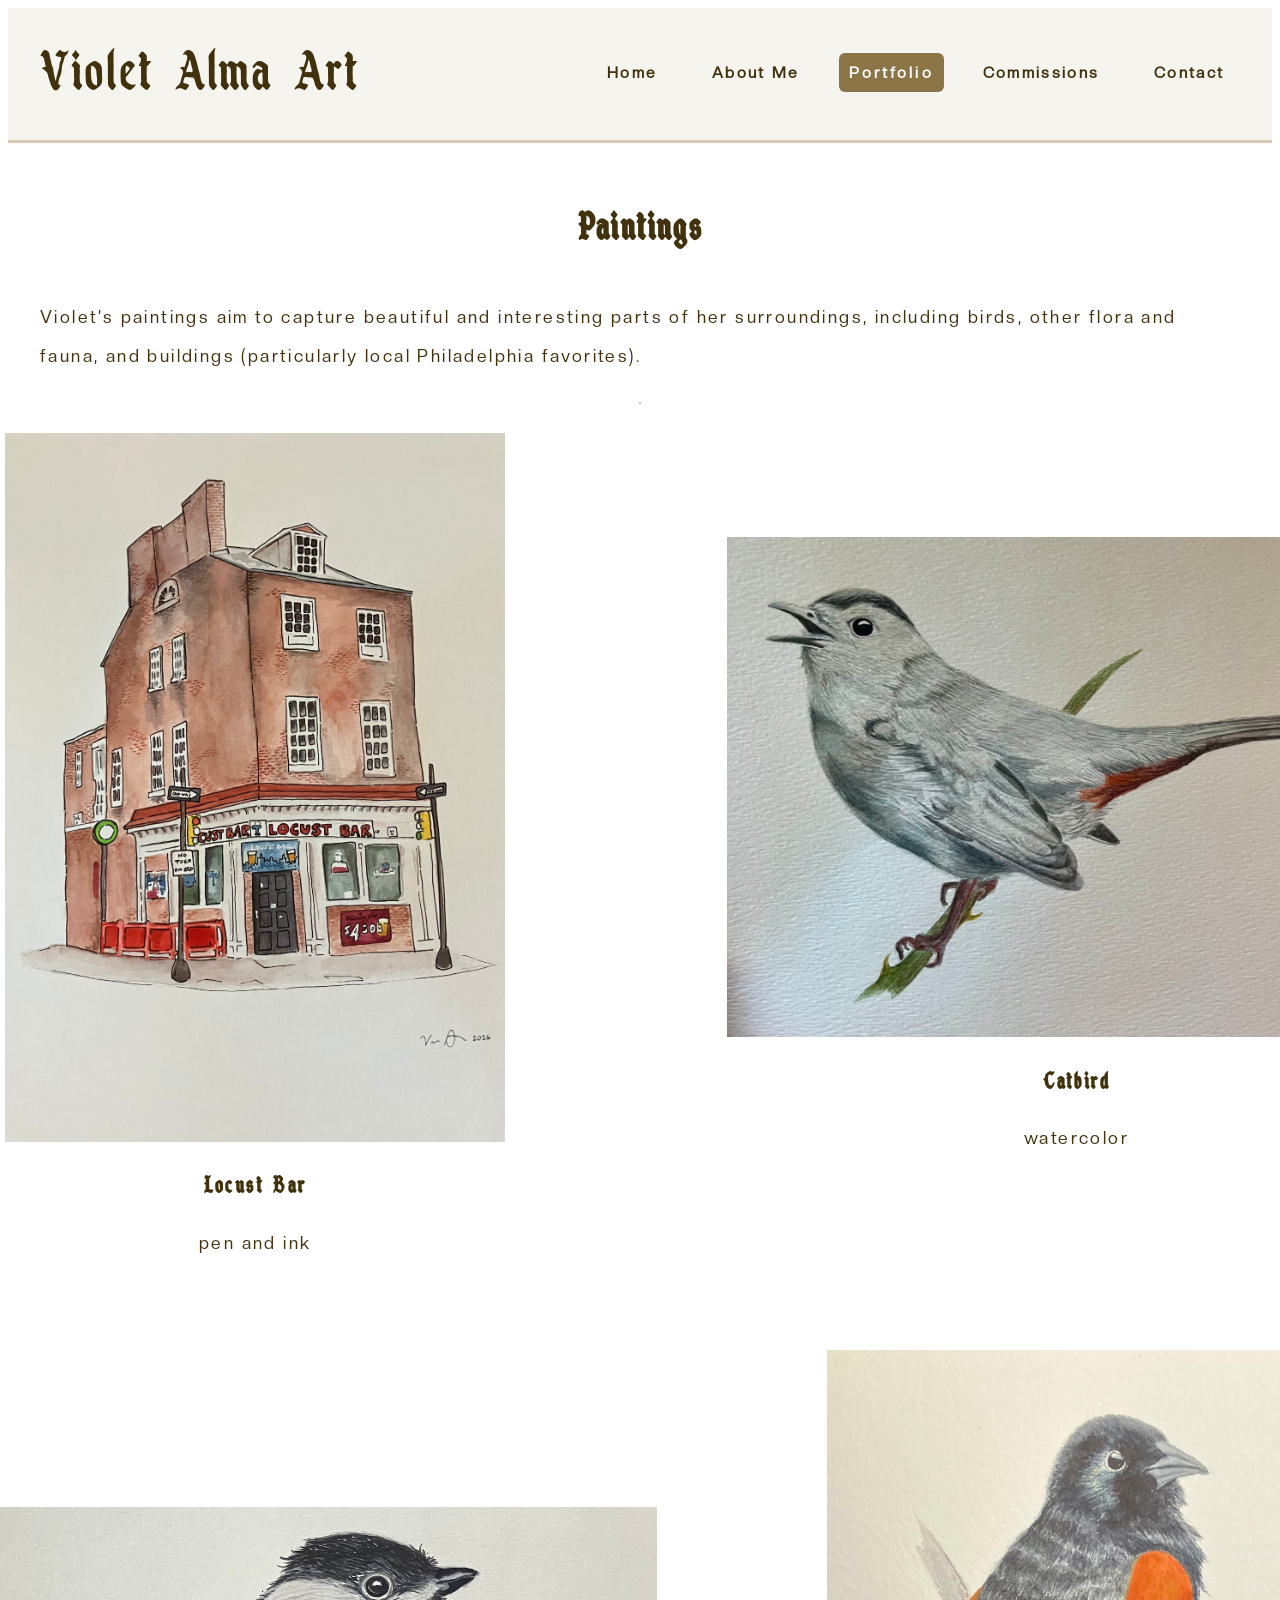
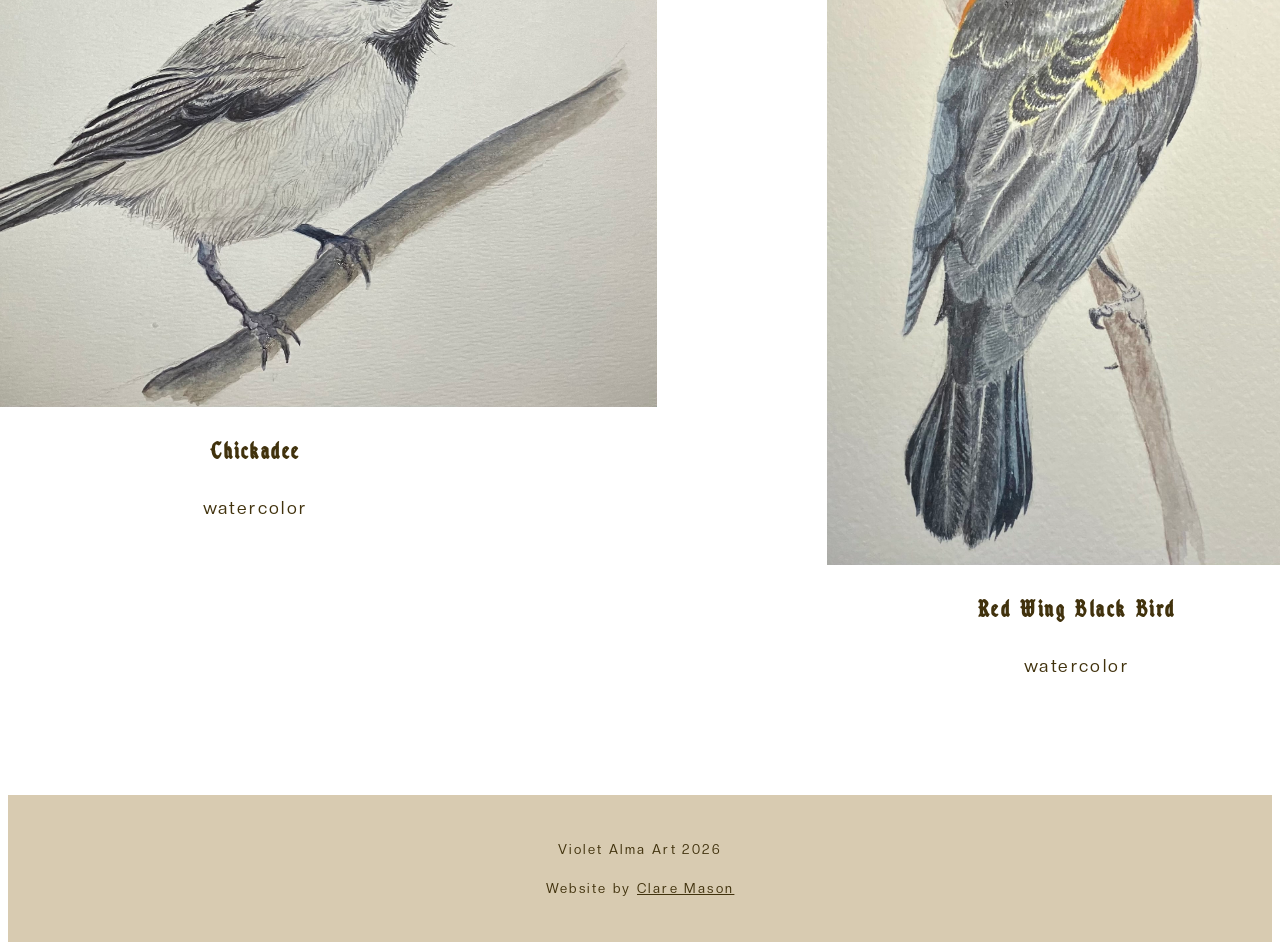
<file: portfolio/painting.html>
<!doctype html>
<html lang="en">
  <head>
    <title>Violet Alma Art</title>
    <meta charset="utf-8" />
    <meta
      name="viewport"
      content="width=device-width, initial-scale=1, user-scalable=no"
    />
    <meta
      name="description"
      content="View Violet Alma Art's painting portfolio with watercolor and ink and pen drawings"
    />
    <link rel="icon" type="image/x-icon" href="../images/favicon.ico" />
    <link rel="stylesheet" href="../assets/css/main.css" />
  </head>
  <body>
    <div id="page-wrapper">
      <!-- Header -->
      <div id="header-wrapper">
        <!-- Moblie Menu Bar-->
        <img
          src="../images/menu.png"
          id="mobile-menu-btn"
          alt="menu icon for moblie"
          style="position: absolute; left: 20px; top: 20px"
        />

        <div class="mobile-menu" style="display: none">
          <div><a href="../index.html">Home</a></div>
          <div class="current"><a href="../about.html">About Me</a></div>
          <div>
            <div class="mobile-submenu-button">
              <img
                class="moblie-arrow"
                width="10px"
                src="../images/arrow.png"
                style="display: inline"
              />
              <img
                class="moblie-arrow-down"
                width="10px"
                style="display: none"
                src="../images/arrow-down.png"
              />
              Portfolio
            </div>
            <div class="mobile-submenu" style="display: none">
              <div><a href="fiber-art.html">Fiber Art</a></div>
              <div><a href="lino-cut.html">Lino Cut</a></div>
              <div><a href="painting.html">Paintings</a></div>
              <div>
                <a href="costumes.html">Costumes</a>
              </div>
            </div>
          </div>
          <div><a href="../commissions.html">Commissions</a></div>

          <div><a href="../contact.html">Contact</a></div>
        </div>
        <!-- Desktop Menu Bar-->
        <header id="header" class="container">
          <!-- Logo -->
          <div id="logo">
            <h1><a href="../index.html">Violet Alma Art</a></h1>
          </div>
          <!-- Nav -->
          <nav id="nav">
            <ul>
              <li><a href="../index.html">Home</a></li>
              <li><a href="../about.html">About Me</a></li>
              <li class="current">
                <div class="dropdown">
                  <button class="dropbtn">Portfolio</button>
                  <div class="dropdown-content">
                    <a href="fiber-art.html">Fiber Art</a>
                    <a href="lino-cut.html">Lino Cut</a>
                    <a href="painting.html">Paintings</a>
                    <a href="costumes.html">Costumes</a>
                  </div>
                </div>
              </li>
              <li><a href="../commissions.html">Commissions</a></li>

              <li><a href="../contact.html">Contact</a></li>
            </ul>
          </nav>
        </header>
      </div>

      <!-- Main -->
      <div id="main-wrapper">
        <div class="container">
          <div id="content" class="column" style="align-items: center">
            <h2>Paintings</h2>
            <p>
              Violet’s paintings aim to capture beautiful and interesting parts
              of her surroundings, including birds, other flora and fauna, and
              buildings (particularly local Philadelphia favorites).
            </p>
            <hr class="divider" />

            <div class="grid-container">
              <!-- Add new grid items below this line -->

              <div class="grid-image-wrapper">
                <img
                  class="grid-image-vertical"
                  src="../images/locustbar.jpg"
                  alt=""
                />
                <h3>Locust Bar</h3>
                <p>pen and ink</p>
              </div>

              <div class="grid-image-wrapper">
                <img
                  class="grid-image-horizontal"
                  src="../images/bird2.jpg"
                  alt=""
                />
                <h3>Catbird</h3>
                <p>watercolor</p>
              </div>
              <div class="grid-image-wrapper">
                <img
                  class="grid-image-horizontal"
                  src="../images/bird3.jpg"
                  alt=""
                />
                <h3>Chickadee</h3>
                <p>watercolor</p>
              </div>
              <div class="grid-image-wrapper">
                <img
                  class="grid-image-vertical"
                  src="../images/bird.jpg"
                  alt=""
                />
                <h3>Red Wing Black Bird</h3>
                <p>watercolor</p>
              </div>
            </div>
          </div>
        </div>
      </div>
    </div>
    <!-- Footer -->
    <div id="footer-wrapper">
      <footer id="footer" class="container">
        <div class="column" style="align-items: center">
          <div id="copyright">Violet Alma Art&nbsp;</div>
          <div>Website by <a href="https://claremason.net">Clare Mason</a></div>
        </div>
      </footer>
    </div>
  </body>
  <script type="text/javascript" src="../assets/scripts.js"></script>
</html>
</file>
<file: assets/css/main.css>
@import url("firefox.css");

@font-face {
  font-family: CreatoDisplayRegular; /* set name */
  src: url(./../fonts/CreatoDisplay-Regular.otf); /* url of the font */
}
@font-face {
  font-family: CreatoDisplayThin; /* set name */
  src: url(./../fonts/BlackTakora-Regular.ttf); /* url of the font */
}

:root {
  --primary: #d8cbb1;
  --secondary: #8b7546;
}

/* Body and Wrappers */
.content {
  width: 500px;
}

header {
  margin: 0 0 2em 0;
  position: relative;
}

#header-wrapper {
  /* add color here to change header color*/
  box-shadow: 0px 3px 0px 0px var(--primary);
  background-color: #f6f4ee;
}

#main-wrapper {
  padding: 1em 0 3em 0;
}

.container {
  margin: 0 auto;
  max-width: 100%;
  width: 1000px;
}

.grid-container div {
  padding: 10px;
  text-align: center;
}

.divider {
  border: 1px solid var(--primary);
}

body {
  background-color: white;
  letter-spacing: 0.15rem;
  font-family: CreatoDisplayRegular;
  font-size: 13pt;
  line-height: 2.25em;
  color: #41320d;
}

p {
  font-family: CreatoDisplayRegular;
}

input,
select,
textarea {
  font-family: CreatoDisplayRegular;
  font-size: 13pt;
  font-weight: 300;
  line-height: 1em;
}

a {
  color: var(--secondary);
  text-decoration: underline;
}

a:hover {
  text-decoration: none;
}

hr {
  border: 0;
  border-top: solid 1px #eee;
}

.booktitle {
  display: none;
}

/* Fonts */

h1,
h2,
h3,
h4,
h5,
h6 {
  font-weight: 800;
  font-family: CreatoDisplayThin;
}

h1 a,
h2 a,
h3 a,
h4 a,
h5 a,
h6 a {
  color: inherit;
  text-decoration: none;
  outline: 0;
}

h1 {
  font-size: 3.25em;
  line-height: 1em;
}

h2 {
  font-size: 2.25em;
  line-height: 1em;
}

h3 {
  font-size: 1.35em;
  margin: 0.5em;
}

/* Forms */

form label,
form option,
form select {
  font-weight: 800;
  margin: 0.5em 0 0.5em 0;
  font-size: 1em;
  color: var(--secondary);
}
form select {
  padding: 10px;
}
form input,
form select,
form textarea {
  border-radius: 8px;
  border: solid 1px var(--secondary);
  width: stretch;
}

form input:focus,
form select:focus,
form textarea:focus {
  border-color: soild 3px var(--secondary);
}

form input {
  line-height: 3em;
  padding: 0 1em;
}

form textarea {
  min-height: 9em;
  padding: 1em;
}

/* Button */

input[type="button"],
input[type="submit"],
input[type="reset"],
button,
.button {
  background: var(--secondary);
  color: white;
  text-decoration: none;
  border-radius: 6px;
  letter-spacing: 0.15em;
  font-family: CreatoDisplayRegular;
  outline: 0;
  border: 0;
  cursor: pointer;
  padding: 10px;
  margin-top: 20px;
}

/* Nav */

#nav {
  position: absolute;
  right: 0;
  top: 14px;
  font-size: 0.9em;
  font-family: CreatoDisplayRegular;
}

#nav ul {
  list-style: none;
  padding-left: 0;
}

#nav ul li {
  float: left;
  line-height: 4.5em;
  padding-left: 1.5em;
}

#nav ul li a,
#nav ul li span {
  font-weight: 800;
  letter-spacing: 0.15em;
  color: #41320d;
  text-decoration: none;
  border-radius: 6px;
  padding: 0.5em 1em 0.5em 1em;
}

#nav ul li > ul {
  display: none;
}

#nav ul li.current a,
#nav ul li.current div .dropbtn {
  background: var(--secondary);
  color: #fff;
}
#nav ul li.current div div {
  background: white;
  color: inherit;
}
/* Moblie Menu */
#mobile-menu-btn {
  display: none;
}

.mobile-menu a {
  color: inherit;
  text-decoration: none;
}
.mobile-menu {
  color: black;
  display: none;
}

.mobile-submenu {
  display: none;
  flex-direction: column;
  justify-content: space-around;
  align-items: center;
}

.mobile-submenu div a {
  font-size: 10px;
  color: gray;
}

.moblie-arrow {
  margin-top: 10px;
}
.dropdown {
  float: left;
  overflow: hidden;
}

.dropdown .dropbtn {
  border: none;
  outline: none;
  letter-spacing: 0.2em;
  margin: 0;
  color: inherit;
  background-color: inherit;
  font-family: CreatoDisplayRegular;
  font-weight: 800;
  font-size: 15.6px;
}

.dropdown-content {
  display: none;
  position: absolute;
  background-color: #f9f9f9;
  min-width: 160px;
  box-shadow: 0px 8px 16px 0px rgba(0, 0, 0, 0.2);
  z-index: 1;
}

.dropdown-content a {
  float: none;
  color: black !important;
  padding: 12px 16px;
  text-decoration: none;
  display: block;
  text-align: left;
  background-color: white !important;
}

.dropdown:hover .dropdown-content {
  display: block;
}

/* Footer */

#footer a {
  color: inherit;
}

footer div {
  color: #41320d;
  font-size: small;
}

#footer-wrapper {
  padding: 2em 0 2em 0;
  background-color: var(--primary);
}

/* Logo */

#logo h1 {
  color: #41320d;
  font-weight: 400;
  font-size: 3.25em;
  letter-spacing: 0.05em;
  display: inline-block;
  vertical-align: middle;
}

.contact-row {
  gap: 100px;
}
.grid-container {
  display: grid;
  grid-template-columns: auto auto;
  padding: 10px;
  gap: 50px;
}
.grid-image-wrapper {
  align-self: center;
  justify-self: center;
  justify-content: center;
}

.grid-image-vertical {
  width: 500px;
}

.grid-image-horizontal {
  height: 500px;
}
.container {
  width: 1200px;
}
.row {
  display: flex;
  flex-direction: row;
}

.column {
  display: flex;
  flex-direction: column;
}

.image {
  height: auto;
  object-fit: contain;
}

/* Sizes */

@media screen and (max-width: 1280px) {
  .grid-container {
    display: grid;
    grid-template-columns: auto auto;
    padding: 10px;
  }

  .row {
    display: flex;
    flex-direction: row;
  }

  .column {
    display: flex;
    flex-direction: column;
  }
  .contact-row {
    gap: 20px;
  }
  #main-wrapper {
    margin: 20px;
  }
}

/*Moblie view */
@media screen and (max-width: 980px) {
  .row {
    display: flex;
    flex-direction: column;
    align-items: center;
  }

  .container {
    width: 960px;
  }

  .image {
    max-width: 320px;
    height: auto;
    object-fit: contain;
  }
  .column {
    display: flex;
    flex-direction: column;
    align-items: center;
  }

  #main-wrapper {
    margin: 20px;
  }

  .grid-container {
    display: grid;
    grid-template-columns: auto;
    padding: 10px;
  }

  .grid-image-vertical {
    width: 375px;
  }

  .grid-image-horizontal {
    height: 375px;
  }
  body,
  input,
  select,
  textarea {
    font-size: 11pt;
  }

  .contact-row {
    gap: 0;
  }
  /* Wrappers */

  #header-wrapper {
    padding: 3em 0 1em 0;
    text-align: center;
    background-color: #f6f4ee;
  }

  /* Header */

  #header {
    margin: 0 auto;
  }

  /* Logo */

  #logo span {
    display: block;
    margin: 0;
  }

  /* Nav */

  #nav {
    display: none;
  }

  input[type="button"],
  input[type="submit"],
  input[type="reset"],
  button,
  .button {
    width: 100%;
    text-align: center;
    font-size: 1.25em !important;
  }
  /* Moblie Menu */

  #mobile-menu-btn {
    display: block;
  }

  .mobile-menu {
    display: none;
    flex-direction: column;
    justify-content: space-around;
    align-items: center;
  }
}
</file>
